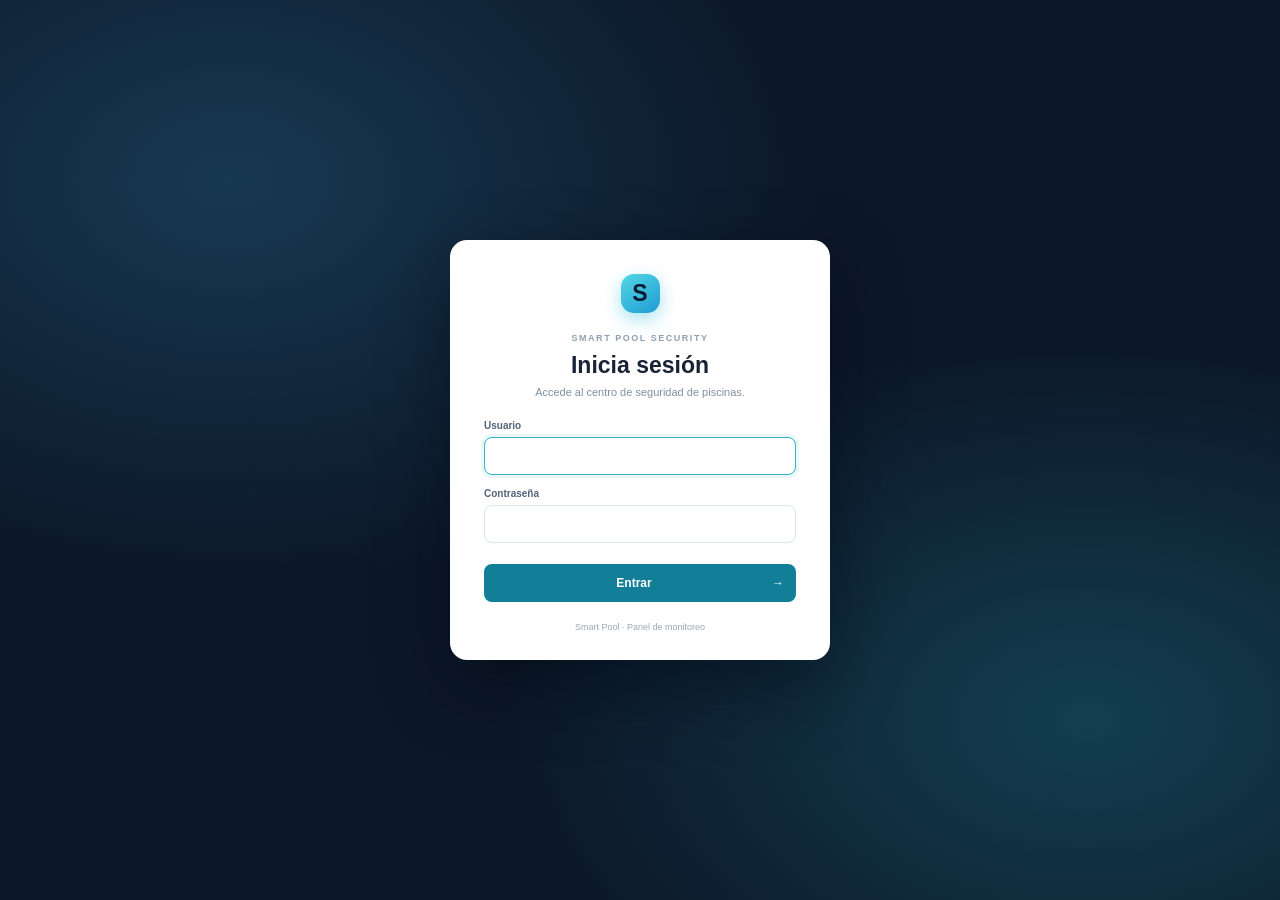
<file: login.html>
<!doctype html>
<html lang="es">
<head>
  <meta charset="utf-8"><meta name="viewport" content="width=device-width, initial-scale=1">
  <meta name="theme-color" content="#0c1728"><link rel="icon" type="image/svg+xml" href="/favicon.svg?v=2"><title>Iniciar sesión · Smart Pool</title>
  <link rel="stylesheet" href="/assets/app.css">
</head>
<body class="login-page">
  <main class="login-card">
    <div class="brand-mark login-mark">S</div>
    <div class="eyebrow">SMART POOL SECURITY</div>
    <h1>Inicia sesión</h1>
    <p>Accede al centro de seguridad de piscinas.</p>
    <div id="login-error" class="login-error" hidden>Usuario o contraseña incorrectos. Inténtalo otra vez.</div>
    <div id="logged-out" class="login-note" hidden>Sesión cerrada correctamente.</div>
    <form id="login-form">
      <label for="username">Usuario</label><input id="username" name="username" autocomplete="username" required autofocus>
      <label for="password">Contraseña</label><input id="password" name="password" type="password" autocomplete="current-password" required>
      <button id="login-button" type="submit">Entrar <span>→</span></button>
    </form>
    <small>Smart Pool · Panel de monitoreo</small>
  </main>
  <script src="/assets/login.js" defer></script>
</body>
</html>
</file>
<file: assets/app.css>
:root{--bg:#f3f6fa;--panel:#fff;--navy:#0c1728;--navy2:#132238;--text:#182335;--muted:#8190a4;--line:#e7edf4;--cyan:#16b9d2;--blue:#4085f5;--green:#19aa79;--amber:#f0a521;--red:#e45d61;--shadow:0 8px 24px #1d355710;font-family:'DM Sans',sans-serif;color:var(--text)}*{box-sizing:border-box}body{margin:0;background:var(--bg);min-height:100vh}.app-shell{min-height:100vh}.sidebar{width:252px;position:fixed;inset:0 auto 0 0;background:var(--navy);color:#eaf1fc;padding:26px 15px 18px;display:flex;flex-direction:column;z-index:5}.brand{display:flex;align-items:center;gap:11px;color:#fff;text-decoration:none;padding:0 10px 34px}.brand-mark{height:39px;width:39px;display:grid;place-items:center;border-radius:13px;color:#071c31;font:bold 23px Manrope,sans-serif;background:linear-gradient(145deg,#53d8e5,#209bd2);box-shadow:0 6px 18px #21b6d866}.brand b,.brand small{display:block;letter-spacing:.11em}.brand b{font:800 12px Manrope,sans-serif}.brand small{font:600 9px 'DM Sans',sans-serif;color:#8093ad;margin-top:4px}.side-label{color:#627590;font-size:10px;font-weight:700;letter-spacing:.15em;padding:0 13px 11px}.navigation{display:grid;gap:5px}.nav-link{height:43px;padding:0 13px;color:#a7b6ca;text-decoration:none;display:flex;align-items:center;gap:13px;font-size:13px;font-weight:600;border-radius:9px;transition:.18s}.nav-link>span{font-size:17px;width:19px;text-align:center;color:#7f94af}.nav-link:hover{color:#fff;background:#ffffff0d}.nav-link.active{background:linear-gradient(100deg,#17465b,#17334c);color:#eafdff;box-shadow:inset 3px 0 #22c2d6}.nav-link.active>span{color:#50d0df}.nav-count{font-style:normal;margin-left:auto;background:#e45d61;color:white;border-radius:20px;padding:2px 7px;font-size:10px}.sidebar-bottom{margin-top:auto}.connection{display:flex;align-items:center;gap:10px;background:#13243a;border:1px solid #1e354f;border-radius:10px;padding:12px 11px;margin:12px 4px 13px}.connection b,.connection small{display:block}.connection b{font-size:11px}.connection small{font-size:10px;color:#7f93ad;margin-top:4px}.live-dot,.connected-pill i{width:7px;height:7px;border-radius:50%;background:#25c990;box-shadow:0 0 0 4px #25c9901b}.logout-button{border:0;background:transparent;color:#a0b0c5;padding:11px 12px;font:600 12px 'DM Sans',sans-serif;cursor:pointer}.logout-button:hover{color:white}.version{display:block;color:#52657f;font-size:9px;letter-spacing:.08em;padding:14px 11px 0}.main-area{margin-left:252px;min-height:100vh}.topbar{height:89px;background:#fff;border-bottom:1px solid var(--line);display:flex;align-items:center;padding:0 36px;gap:16px;position:sticky;top:0;z-index:3}.eyebrow{font-size:9px;letter-spacing:.17em;color:#91a0b2;font-weight:700}h1,h2,h3,p{margin-top:0}.topbar h1{font:750 20px Manrope,sans-serif;margin:4px 0 0;color:#172438}.topbar-right{margin-left:auto;display:flex;align-items:center;gap:16px}.connected-pill{font-size:11px;color:#438771;display:flex;align-items:center;gap:8px;background:#eff9f5;padding:8px 11px;border-radius:20px}.connected-pill i{width:6px;height:6px}.avatar{width:34px;height:34px;border-radius:50%;display:grid;place-items:center;background:#e7f7fa;color:#168da2;font-weight:700;font-size:11px}.menu-toggle{display:none;background:none;border:0;font-size:20px;color:var(--text)}.content{padding:27px 36px 48px;max-width:1600px;margin:auto}.section-heading{display:flex;align-items:flex-end;justify-content:space-between;gap:16px;margin:0 0 19px}.section-heading h2{font:750 16px Manrope,sans-serif;margin:0 0 4px}.section-heading p{color:var(--muted);font-size:11px;margin:0}.button{border:0;border-radius:8px;padding:10px 14px;background:#167e99;color:white;font:700 11px 'DM Sans',sans-serif;cursor:pointer;transition:.16s}.button:hover{background:#106c84;transform:translateY(-1px)}.button.secondary{background:#ecf6f8;color:#167e99}.button.danger{background:#fff0f0;color:#bc4b4e}.button.small{padding:7px 10px;font-size:10px}.button:disabled{opacity:.48;cursor:not-allowed;transform:none}.stats-grid{display:grid;grid-template-columns:repeat(4,minmax(0,1fr));gap:14px;margin-bottom:19px}.stat-card,.panel,.pool-card,.camera-card{background:var(--panel);border:1px solid var(--line);border-radius:12px;box-shadow:var(--shadow)}.stat-card{padding:17px 18px;position:relative;overflow:hidden}.stat-card:after{content:'';position:absolute;width:64px;height:64px;border-radius:50%;right:-15px;top:-20px;background:var(--tint,#e7f8fa)}.stat-label{color:var(--muted);font-size:10px;font-weight:600}.stat-value{font:800 25px Manrope,sans-serif;margin:10px 0 4px}.stat-foot{font-size:10px;color:#8e9bae}.stat-icon{position:absolute;right:15px;top:16px;color:var(--accent,#16b9d2);z-index:1;font-size:17px}.two-col{display:grid;grid-template-columns:minmax(0,1.35fr) minmax(300px,.85fr);gap:16px;margin-bottom:16px}.panel{padding:18px 19px}.panel-title{display:flex;align-items:center;justify-content:space-between;gap:10px;margin-bottom:15px}.panel-title h3{font:750 13px Manrope,sans-serif;margin:0}.panel-title a{color:#1486a0;font-size:10px;text-decoration:none;font-weight:700}.pool-grid{display:grid;grid-template-columns:repeat(3,minmax(0,1fr));gap:12px}.pool-card{padding:15px}.pool-card-top{display:flex;align-items:flex-start;justify-content:space-between;gap:8px}.pool-card h3{font:700 12px Manrope,sans-serif;margin:0}.pool-card p{color:var(--muted);font-size:10px;margin:5px 0 13px}.pool-metrics{display:flex;align-items:center;gap:13px;color:#687a90;font-size:10px}.pool-metrics b{color:#26354a;font-size:12px}.badge{display:inline-flex;align-items:center;gap:5px;border-radius:20px;padding:5px 8px;font-size:9px;font-weight:700;white-space:nowrap}.badge:before{content:'';width:5px;height:5px;border-radius:50%;background:currentColor}.risk-low,.status-normal,.status-online,.status-closed{background:#eaf8f2;color:#15855d}.risk-medium,.status-observation,.status-maintenance,.status-confirmed{background:#fff7e7;color:#b78018}.risk-high,.status-alert,.status-attended,.status-offline{background:#fff0e7;color:#c96f2b}.risk-critical,.status-emergency,.status-new,.status-error{background:#fff0f0;color:#c94e55}.alert-list{display:grid;gap:0}.alert-row{display:grid;grid-template-columns:7px minmax(0,1fr) auto;align-items:center;gap:11px;padding:12px 0;border-top:1px solid #edf1f6}.alert-row:first-child{border-top:0;padding-top:1px}.alert-marker{width:7px;height:31px;border-radius:8px;background:var(--red)}.alert-marker.medium{background:var(--amber)}.alert-marker.low{background:#51af8a}.alert-main{min-width:0}.alert-main b{display:block;font-size:10px;white-space:nowrap;overflow:hidden;text-overflow:ellipsis}.alert-main small{display:block;color:var(--muted);font-size:9px;margin-top:4px}.alert-time{color:#91a0b1;font-size:9px}.table-wrap{overflow-x:auto}.data-table{width:100%;border-collapse:collapse;min-width:640px}.data-table th{text-align:left;color:#8492a5;font-size:9px;text-transform:uppercase;letter-spacing:.08em;font-weight:700;padding:11px 12px;border-bottom:1px solid var(--line)}.data-table td{padding:12px;border-bottom:1px solid #eef2f6;font-size:10px;vertical-align:middle}.data-table tr:last-child td{border-bottom:0}.data-table strong{font-size:10px}.table-sub{display:block;color:var(--muted);font-size:9px;margin-top:4px}.filters{display:flex;align-items:center;gap:8px;flex-wrap:wrap;margin:0 0 15px}.filters select,.filters input,.form-input{border:1px solid #dfe6ee;border-radius:7px;background:#fff;color:#35445a;font:500 10px 'DM Sans',sans-serif;padding:9px 10px;outline:none}.filters select:focus,.filters input:focus,.form-input:focus{border-color:#49bbcd;box-shadow:0 0 0 3px #45c1d119}.camera-grid{display:grid;grid-template-columns:repeat(3,minmax(0,1fr));gap:14px}.camera-card{overflow:hidden}.camera-preview{height:105px;background:radial-gradient(ellipse at 55% 75%,#2c8792 0,#12425b 30%,#11273d 64%,#0e1b2c 100%);position:relative;display:grid;place-items:center;color:#84d5dc;font-size:24px}.camera-preview:after{content:'';position:absolute;inset:0;background:linear-gradient(140deg,#ffffff0d,transparent 45%,#0003)}.camera-live{position:absolute;top:10px;left:10px;background:#132a36c9;color:#82e6c3;border-radius:12px;padding:4px 7px;font-size:8px;font-weight:700;z-index:1}.camera-name{position:absolute;bottom:9px;left:11px;color:white;font-size:10px;font-weight:700;z-index:1}.camera-info{padding:12px}.camera-info p{color:var(--muted);font-size:9px;margin:0 0 10px}.camera-foot{display:flex;justify-content:space-between;align-items:center}.chart{height:190px;display:flex;align-items:flex-end;gap:clamp(7px,2vw,20px);padding:20px 10px 22px;border-bottom:1px solid var(--line)}.bar-wrap{height:100%;flex:1;display:flex;flex-direction:column;justify-content:flex-end;align-items:center;gap:8px;position:relative}.bar{width:min(33px,70%);min-height:4px;border-radius:5px 5px 0 0;background:linear-gradient(180deg,#25c0cf,#2986bc);transition:height .4s}.bar-label{font-size:9px;color:#8a99ac}.bar-value{font-size:9px;color:#567187}.kpi-row{display:flex;gap:28px;flex-wrap:wrap;padding-top:17px}.kpi-row b{display:block;font:750 17px Manrope,sans-serif}.kpi-row small{font-size:9px;color:var(--muted)}.empty-state,.loading-card{padding:30px;text-align:center;color:var(--muted);font-size:11px}.form-row{display:grid;grid-template-columns:1fr 1fr;gap:9px}.form-label{display:block;color:#6d7c8f;font-size:9px;font-weight:700;margin:9px 0 5px}.inline-form{display:grid;grid-template-columns:1fr 1fr 1fr auto;gap:8px;align-items:end}.observation{display:flex;gap:5px;margin-top:7px}.observation input{min-width:100px;width:100%}.toast{position:fixed;bottom:20px;right:22px;background:#142338;color:white;padding:12px 16px;border-radius:9px;font-size:11px;box-shadow:0 8px 25px #0c172844;transform:translateY(20px);opacity:0;pointer-events:none;transition:.2s;z-index:20}.toast.show{transform:translateY(0);opacity:1}.toast.error{background:#a73943}.login-page{min-height:100vh;display:grid;place-items:center;padding:20px;background:radial-gradient(ellipse at 18% 20%,#173951 0,transparent 40%),radial-gradient(ellipse at 85% 80%,#133f50 0,transparent 38%),#0c1728}.login-card{width:min(100%,380px);padding:34px 34px 28px;background:#fff;border-radius:17px;box-shadow:0 24px 70px #0208127a}.login-mark{margin:0 auto 20px}.login-card>.eyebrow{text-align:center}.login-card h1{text-align:center;font:800 23px Manrope,sans-serif;margin:9px 0 7px}.login-card p{text-align:center;color:var(--muted);font-size:11px;margin-bottom:22px}.login-card label{display:block;font-size:10px;color:#536379;font-weight:700;margin:13px 0 6px}.login-card input{width:100%;border:1px solid #dce4ed;border-radius:8px;padding:11px 12px;font:500 12px 'DM Sans',sans-serif;outline:none}.login-card input:focus{border-color:#35b4c7;box-shadow:0 0 0 3px #35b4c71b}.login-card button{width:100%;margin-top:21px;border:0;border-radius:8px;padding:12px;background:#127e98;color:white;font:700 12px 'DM Sans',sans-serif;cursor:pointer}.login-card button span{float:right}.login-card>small{display:block;text-align:center;color:#9aa6b5;font-size:9px;margin-top:20px}.login-error,.login-note{font-size:10px;padding:9px 10px;border-radius:7px;margin-bottom:12px}.login-error{background:#fff0f0;color:#b43e47}.login-note{background:#eaf8f2;color:#18795a}.critical-banner{display:flex;align-items:center;gap:12px;padding:13px 15px;margin-bottom:17px;border:1px solid #ffd7d8;border-radius:10px;background:#fff2f2;color:#a73c45}.critical-banner b{font-size:11px}.critical-banner span{font-size:10px;color:#a55b61}.critical-banner .button{margin-left:auto}.mobile-overlay{display:none}@media(max-width:1150px){.content{padding-inline:24px}.topbar{padding-inline:24px}.pool-grid{grid-template-columns:repeat(2,minmax(0,1fr))}.camera-grid{grid-template-columns:repeat(2,minmax(0,1fr))}.stats-grid{grid-template-columns:repeat(2,minmax(0,1fr))}}@media(max-width:800px){.sidebar{transform:translateX(-100%);transition:transform .22s ease}.sidebar.open{transform:translateX(0);box-shadow:12px 0 45px #0c172855}.main-area{margin-left:0}.menu-toggle{display:block}.topbar{height:76px;padding-inline:16px}.topbar h1{font-size:17px}.content{padding:20px 16px 34px}.two-col{grid-template-columns:1fr}.pool-grid{grid-template-columns:repeat(2,minmax(0,1fr))}.mobile-overlay.visible{display:block;position:fixed;inset:0;background:#06101e66;z-index:4}.inline-form{grid-template-columns:1fr 1fr}.topbar-right{gap:9px}.connected-pill{font-size:0;padding:10px}.connected-pill i{width:8px;height:8px}}@media(max-width:520px){.stats-grid{gap:9px}.stat-card{padding:13px}.stat-value{font-size:21px}.stat-label{font-size:9px}.pool-grid,.camera-grid{grid-template-columns:1fr}.section-heading{align-items:flex-start;flex-direction:column}.topbar-right .avatar{display:none}.content{padding-inline:12px}.panel{padding:15px}.form-row{grid-template-columns:1fr}.login-card{padding:29px 24px}.kpi-row{gap:18px}}
.actions{display:flex;flex-wrap:wrap;gap:5px;min-width:145px}
</file>
